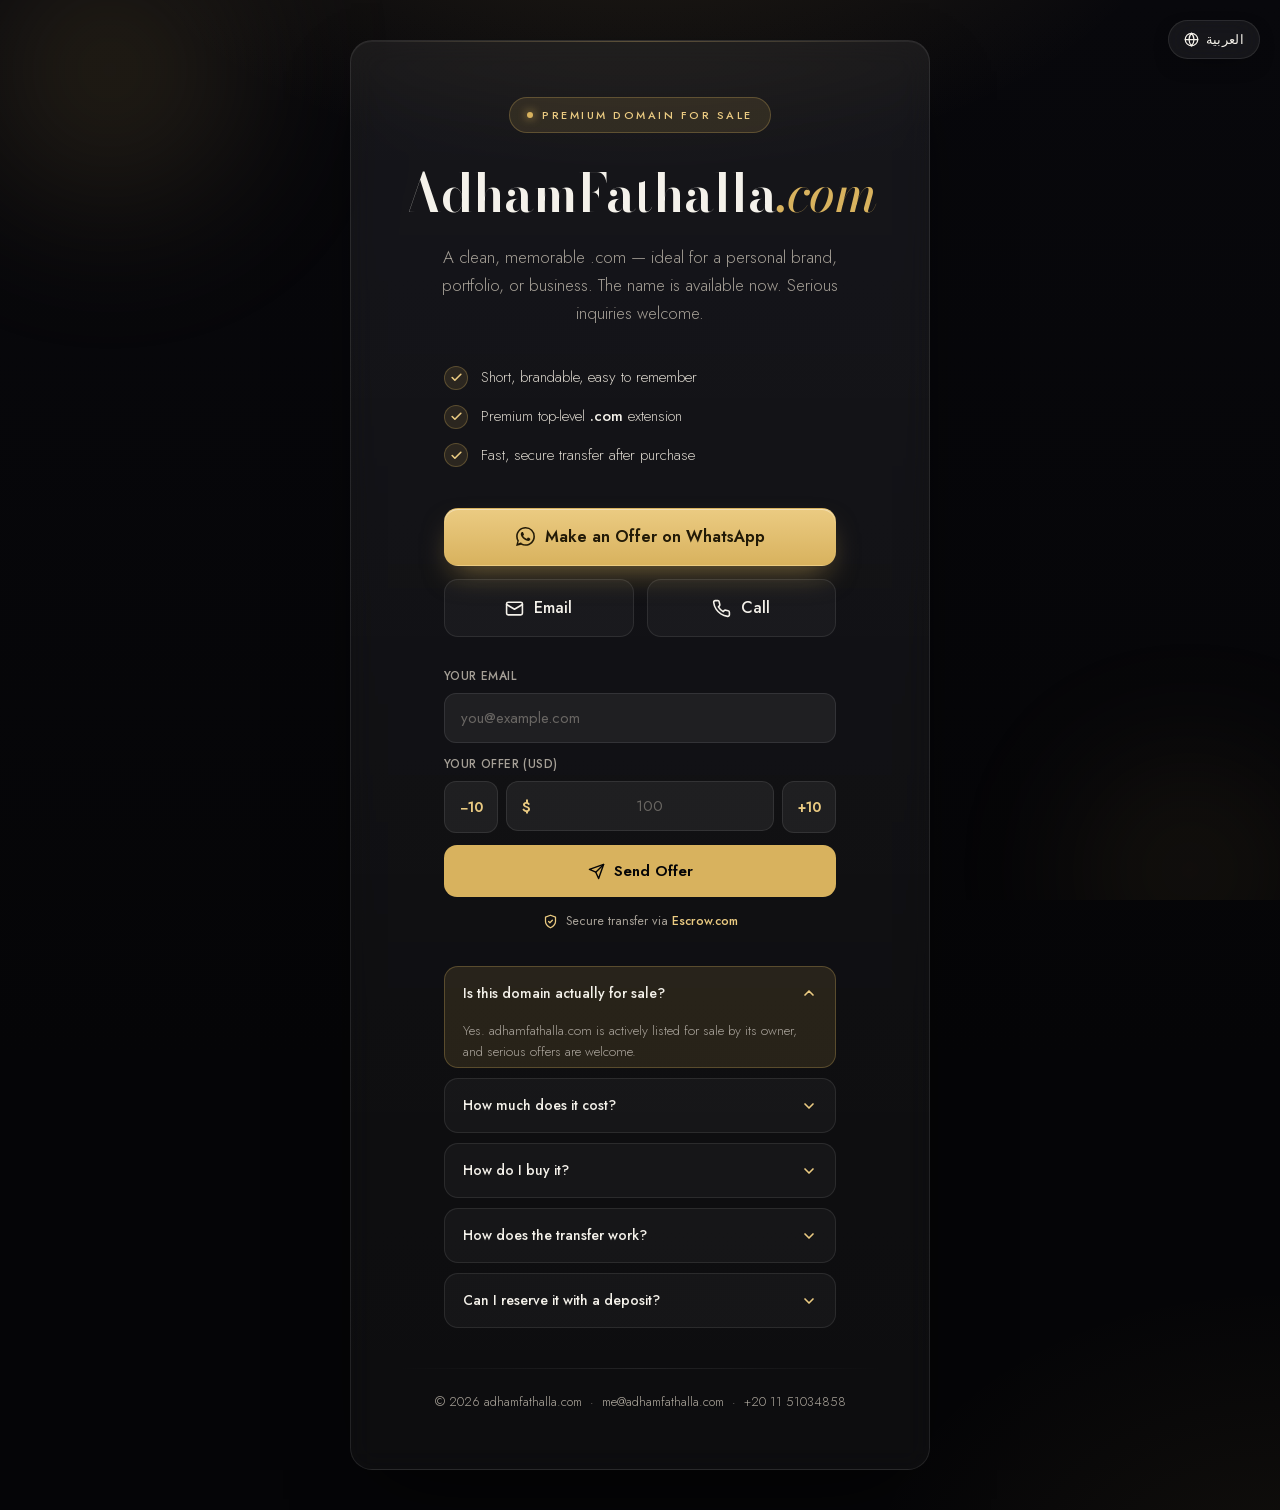
<file: index.html>
<!DOCTYPE html>
<html lang="en" dir="ltr">
<head>
<meta charset="UTF-8" />
<meta name="viewport" content="width=device-width, initial-scale=1.0" />
<title>adhamfathalla.com — Premium Domain For Sale</title>
<meta name="description" content="adhamfathalla.com — a premium, memorable .com domain available for purchase. Perfect for a personal brand or business. Make an offer today." />
<meta name="robots" content="index, follow, max-image-preview:large, max-snippet:-1, max-video-preview:-1" />
<meta name="author" content="adhamfathalla.com" />
<link rel="canonical" href="https://adhamfathalla.com/" />
<link rel="alternate" hreflang="en" href="https://adhamfathalla.com/" />
<link rel="alternate" hreflang="ar" href="https://adhamfathalla.com/" />
<link rel="alternate" hreflang="x-default" href="https://adhamfathalla.com/" />

<!-- Open Graph / social preview (WhatsApp, Facebook, LinkedIn, iMessage) -->
<meta property="og:site_name" content="adhamfathalla.com" />
<meta property="og:title" content="adhamfathalla.com — Premium Domain For Sale" />
<meta property="og:description" content="A clean, memorable .com for your personal brand or business. Make an offer today." />
<meta property="og:type" content="website" />
<meta property="og:url" content="https://adhamfathalla.com/" />
<meta property="og:image" content="https://adhamfathalla.com/og-image.png" />
<meta property="og:image:secure_url" content="https://adhamfathalla.com/og-image.png" />
<meta property="og:image:type" content="image/png" />
<meta property="og:image:width" content="1200" />
<meta property="og:image:height" content="630" />
<meta property="og:image:alt" content="adhamfathalla.com — premium domain for sale" />
<meta property="og:locale" content="en_US" />
<meta property="og:locale:alternate" content="ar_EG" />

<!-- Twitter / X card -->
<meta name="twitter:card" content="summary_large_image" />
<meta name="twitter:title" content="adhamfathalla.com — Premium Domain For Sale" />
<meta name="twitter:description" content="A clean, memorable .com for your personal brand or business. Make an offer today." />
<meta name="twitter:image" content="https://adhamfathalla.com/og-image.png" />
<meta name="twitter:image:alt" content="adhamfathalla.com — premium domain for sale" />
<meta name="twitter:site" content="@AdhamFathallaha" />
<meta name="twitter:creator" content="@AdhamFathallaha" />

<meta name="theme-color" content="#07070A" />
<meta name="color-scheme" content="dark" />

<!-- Structured data: domain offered for sale -->
<script type="application/ld+json">
{
  "@context": "https://schema.org",
  "@graph": [
    {
      "@type": "WebSite",
      "@id": "https://adhamfathalla.com/#website",
      "url": "https://adhamfathalla.com/",
      "name": "adhamfathalla.com",
      "description": "Premium .com domain for sale.",
      "inLanguage": ["en", "ar"]
    },
    {
      "@type": "Product",
      "@id": "https://adhamfathalla.com/#domain",
      "name": "adhamfathalla.com",
      "category": "Internet domain name",
      "description": "adhamfathalla.com — a clean, memorable, brandable premium .com domain available for purchase. Ideal for a personal brand, portfolio, or business. Secure transfer via Escrow.com.",
      "brand": { "@type": "Brand", "name": "adhamfathalla.com" },
      "url": "https://adhamfathalla.com/",
      "image": "https://adhamfathalla.com/og-image.png",
      "offers": {
        "@type": "Offer",
        "availability": "https://schema.org/InStock",
        "priceCurrency": "USD",
        "areaServed": "Worldwide",
        "url": "https://adhamfathalla.com/",
        "businessFunction": "http://purl.org/goodrelations/v1#Sell",
        "seller": {
          "@type": "Organization",
          "name": "adhamfathalla.com",
          "url": "https://adhamfathalla.com/",
          "logo": "https://adhamfathalla.com/favicon.svg",
          "email": "me@adhamfathalla.com",
          "telephone": "+201151034858",
          "sameAs": [
            "https://www.instagram.com/AdhamFathallahProperty",
            "https://www.facebook.com/AdhamFathallahProperty",
            "https://www.youtube.com/@AdhamFathallahProperty",
            "https://x.com/AdhamFathallaha"
          ]
        }
      }
    },
    {
      "@type": "FAQPage",
      "@id": "https://adhamfathalla.com/#faq",
      "url": "https://adhamfathalla.com/",
      "inLanguage": ["en", "ar"],
      "mainEntity": [
        {
          "@type": "Question",
          "name": "Is this domain actually for sale?",
          "acceptedAnswer": { "@type": "Answer", "text": "Yes. adhamfathalla.com is actively listed for sale by its owner, and serious offers are welcome." }
        },
        {
          "@type": "Question",
          "name": "How much does adhamfathalla.com cost?",
          "acceptedAnswer": { "@type": "Answer", "text": "The price is negotiable and depends on the offer. Reach out via WhatsApp, email, or phone to discuss and make an offer." }
        },
        {
          "@type": "Question",
          "name": "How do I buy adhamfathalla.com?",
          "acceptedAnswer": { "@type": "Answer", "text": "Contact the owner through WhatsApp, email, or phone to agree on a price. Once settled, the domain is transferred to you securely." }
        },
        {
          "@type": "Question",
          "name": "How does the domain transfer work?",
          "acceptedAnswer": { "@type": "Answer", "text": "The transfer can be handled securely through Escrow.com for buyer protection, or as a direct push to your registrar. Either way it's fast and secure, usually within a day." }
        },
        {
          "@type": "Question",
          "name": "Can I reserve the domain with a deposit?",
          "acceptedAnswer": { "@type": "Answer", "text": "Yes — from Egypt you can reserve the domain with an InstaPay booking deposit. The amount is credited toward the final price." }
        }
      ]
    }
  ]
}
</script>

<link rel="icon" type="image/svg+xml" href="/favicon.svg" />
<link rel="icon" type="image/png" sizes="32x32" href="/favicon-32x32.png" />
<link rel="apple-touch-icon" sizes="180x180" href="/apple-touch-icon.png" />
<link rel="mask-icon" href="/favicon.svg" color="#D8B25E" />
<link rel="manifest" href="/manifest.webmanifest" />

<link rel="dns-prefetch" href="https://api.country.is" />
<link rel="dns-prefetch" href="https://ipn.eg" />
<!-- Self-hosted fonts: no third-party requests, served & cached locally -->
<link rel="stylesheet" href="/fonts/fonts.css" media="print" onload="this.media='all'" />
<noscript><link rel="stylesheet" href="/fonts/fonts.css" /></noscript>

<style>
  :root {
    --bg-deep: #050507;
    --bg-base: #08080C;
    --surface: rgba(255, 255, 255, 0.035);
    --surface-2: rgba(255, 255, 255, 0.06);
    --fg: #F4F1EA;
    --fg-muted: #A6A097;
    --accent: #D8B25E;        /* refined gold */
    --accent-bright: #EBCB82;
    --accent-soft: rgba(216, 178, 94, 0.12);
    --accent-line: rgba(216, 178, 94, 0.28);
    --border: rgba(255, 255, 255, 0.09);
    --radius: 22px;
    --maxw: 580px;
    --ease: cubic-bezier(0.16, 1, 0.3, 1);
  }

  * { margin: 0; padding: 0; box-sizing: border-box; }
  html { scroll-behavior: smooth; -webkit-text-size-adjust: 100%; }

  body {
    font-family: "Jost", -apple-system, BlinkMacSystemFont, "Segoe UI", sans-serif;
    color: var(--fg);
    background-color: var(--bg-deep);
    background-image:
      radial-gradient(900px 520px at 50% -10%, rgba(216, 178, 94, 0.14), transparent 62%),
      radial-gradient(700px 500px at 100% 105%, rgba(216, 178, 94, 0.06), transparent 60%),
      linear-gradient(180deg, var(--bg-base), var(--bg-deep) 70%);
    min-height: 100dvh;
    display: flex;
    align-items: center;
    justify-content: center;
    padding: 40px 20px;
    line-height: 1.65;
    -webkit-font-smoothing: antialiased;
    text-rendering: optimizeLegibility;
    overflow-x: hidden;
  }

  /* Slow ambient gold glow */
  .ambient {
    position: fixed;
    inset: 0;
    z-index: 0;
    pointer-events: none;
    overflow: hidden;
  }
  .ambient span {
    position: absolute;
    border-radius: 50%;
    filter: blur(80px);
    opacity: 0.5;
    background: radial-gradient(circle, rgba(216, 178, 94, 0.42), transparent 70%);
    animation: drift 18s var(--ease) infinite alternate;
  }
  .ambient .b1 { width: 380px; height: 380px; top: -120px; left: -80px; }
  .ambient .b2 { width: 300px; height: 300px; bottom: -120px; right: -60px; animation-duration: 22s; animation-delay: -6s; opacity: 0.35; }
  @keyframes drift {
    from { transform: translate3d(0, 0, 0) scale(1); }
    to   { transform: translate3d(40px, 30px, 0) scale(1.15); }
  }

  .card {
    position: relative;
    z-index: 1;
    width: 100%;
    max-width: var(--maxw);
    background: linear-gradient(180deg, var(--surface-2), var(--surface));
    border: 1px solid var(--border);
    border-radius: var(--radius);
    padding: 56px 46px;
    backdrop-filter: blur(14px) saturate(120%);
    -webkit-backdrop-filter: blur(14px) saturate(120%);
    box-shadow:
      inset 0 1px 0 rgba(255, 255, 255, 0.06),
      0 30px 80px -30px rgba(0, 0, 0, 0.8);
    text-align: center;
    animation: rise 0.7s var(--ease) both;
  }
  /* gold hairline top edge */
  .card::before {
    content: "";
    position: absolute;
    top: 0; left: 24px; right: 24px;
    height: 1px;
    background: linear-gradient(90deg, transparent, var(--accent-line), transparent);
  }

  @keyframes rise {
    from { opacity: 0; transform: translateY(22px); }
    to   { opacity: 1; transform: translateY(0); }
  }

  .eyebrow {
    display: inline-flex;
    align-items: center;
    gap: 9px;
    font-size: 11px;
    font-weight: 500;
    letter-spacing: 2.5px;
    text-transform: uppercase;
    color: var(--accent-bright);
    background: var(--accent-soft);
    border: 1px solid var(--accent-line);
    padding: 8px 17px;
    border-radius: 999px;
    margin-bottom: 32px;
  }
  .eyebrow .dot {
    width: 6px; height: 6px; border-radius: 50%;
    background: var(--accent);
    box-shadow: 0 0 10px var(--accent);
    animation: pulse 2.4s ease-in-out infinite;
  }
  @keyframes pulse {
    0%, 100% { opacity: 1; }
    50% { opacity: 0.35; }
  }

  .domain {
    font-family: "Bodoni Moda", Georgia, serif;
    font-weight: 600;
    font-size: clamp(30px, 7.4vw, 52px);
    line-height: 1.08;
    letter-spacing: -0.5px;
    color: var(--fg);
    margin-bottom: 22px;
  }
  /* keep the name and ".com" each intact; only break between them */
  .domain .name, .domain .tld { white-space: nowrap; }
  .domain .tld { color: var(--accent); font-style: italic; font-weight: 500; }

  .lead {
    color: var(--fg-muted);
    font-size: clamp(15px, 2.6vw, 17px);
    font-weight: 300;
    max-width: 430px;
    margin: 0 auto 38px;
  }

  .benefits {
    list-style: none;
    display: grid;
    gap: 14px;
    text-align: left;
    max-width: 392px;
    margin: 0 auto 40px;
  }
  .benefits li {
    display: flex;
    align-items: center;
    gap: 13px;
    font-size: 15px;
    font-weight: 300;
    color: #D9D4CB;
  }
  .benefits strong { font-weight: 500; color: var(--fg); }
  .benefits .check {
    flex-shrink: 0;
    width: 24px; height: 24px;
    border-radius: 50%;
    background: var(--accent-soft);
    border: 1px solid var(--accent-line);
    color: var(--accent-bright);
    display: grid;
    place-items: center;
  }
  .benefits .check svg { width: 13px; height: 13px; }

  .actions {
    display: flex;
    flex-direction: column;
    gap: 13px;
    max-width: 392px;
    margin: 0 auto;
  }

  .btn {
    display: flex;
    align-items: center;
    justify-content: center;
    gap: 10px;
    min-height: 54px;
    padding: 15px 22px;
    border-radius: 14px;
    font-family: inherit;
    font-size: 16px;
    font-weight: 500;
    text-decoration: none;
    cursor: pointer;
    border: 1px solid transparent;
    transition: transform .25s var(--ease), box-shadow .25s var(--ease), background-color .25s var(--ease), border-color .25s var(--ease), color .25s var(--ease);
  }
  .btn svg { width: 19px; height: 19px; flex-shrink: 0; }
  .btn:hover { transform: translateY(-2px); }
  .btn:active { transform: translateY(0); }
  .btn:focus-visible { outline: 3px solid var(--accent); outline-offset: 3px; }

  .btn-primary {
    background: linear-gradient(180deg, var(--accent-bright), var(--accent));
    color: #221A07;
    font-weight: 600;
    box-shadow: 0 14px 30px -10px rgba(216, 178, 94, 0.5), inset 0 1px 0 rgba(255, 255, 255, 0.4);
  }
  .btn-primary:hover {
    box-shadow: 0 20px 44px -12px rgba(216, 178, 94, 0.65), inset 0 1px 0 rgba(255, 255, 255, 0.5);
  }

  .secondary-row {
    display: grid;
    grid-template-columns: 1fr 1fr;
    gap: 13px;
  }
  .btn-ghost {
    background: var(--surface);
    color: var(--fg);
    border-color: var(--border);
  }
  .btn-ghost:hover { border-color: var(--accent-line); color: var(--accent-bright); background: var(--accent-soft); }

  /* FAQ — accordion of native <details>, matches card aesthetic */
  .faq {
    margin: 34px auto 0;
    max-width: 392px;
    display: grid;
    gap: 10px;
    text-align: left;
  }
  .faq-item {
    border: 1px solid var(--border);
    border-radius: 14px;
    background: var(--surface);
    overflow: hidden;
    transition: border-color .25s var(--ease), background .25s var(--ease);
  }
  .faq-item[open] { border-color: var(--accent-line); background: var(--accent-soft); }
  .faq-item summary {
    list-style: none;
    cursor: pointer;
    display: flex;
    align-items: center;
    justify-content: space-between;
    gap: 12px;
    padding: 15px 18px;
    font-size: 14px;
    font-weight: 500;
    color: var(--fg);
    transition: color .2s ease;
  }
  .faq-item summary::-webkit-details-marker { display: none; }
  .faq-item summary:hover { color: var(--accent-bright); }
  .faq-item summary:focus-visible { outline: 3px solid var(--accent); outline-offset: -3px; }
  .faq-item .chev {
    flex-shrink: 0;
    width: 16px; height: 16px;
    color: var(--accent-bright);
    transition: transform .3s var(--ease);
  }
  .faq-item[open] .chev { transform: rotate(180deg); }
  .faq-item .answer {
    padding: 0 18px 4px;
    font-size: 13.5px;
    font-weight: 300;
    line-height: 1.6;
    color: var(--fg-muted);
  }
  .faq-item .answer a { color: var(--accent-bright); text-decoration: none; }

  /* Make-an-offer form (Web3Forms) */
  .offer {
    margin: 30px auto 0;
    max-width: 392px;
    text-align: left;
  }
  .offer-form {
    display: grid;
    gap: 12px;
  }
  .offer-form .field { display: grid; gap: 6px; }
  .offer-form label {
    font-size: 12px;
    font-weight: 500;
    letter-spacing: 0.4px;
    text-transform: uppercase;
    color: var(--fg-muted);
  }
  .offer-form input {
    width: 100%;
    min-height: 50px;
    padding: 13px 16px;
    border-radius: 12px;
    border: 1px solid var(--border);
    background: var(--surface-2);
    color: var(--fg);
    font-family: inherit;
    font-size: 15px;
    font-weight: 400;
    transition: border-color .2s ease, background .2s ease;
  }
  .offer-form input::placeholder { color: rgba(166, 160, 151, 0.55); }
  .offer-form input:focus {
    outline: none;
    border-color: var(--accent);
    background: var(--accent-soft);
  }
  .offer-form input:invalid:not(:placeholder-shown) { border-color: rgba(255, 120, 120, 0.5); }
  .offer-form .amount-wrap {
    display: flex;
    align-items: stretch;
    gap: 8px;
  }
  .offer-form .step-btn {
    flex-shrink: 0;
    width: 54px;
    border-radius: 12px;
    border: 1px solid var(--border);
    background: var(--surface-2);
    color: var(--accent-bright);
    font-family: inherit;
    font-size: 14px;
    font-weight: 600;
    cursor: pointer;
    transition: border-color .2s ease, background .2s ease, transform .15s var(--ease);
  }
  .offer-form .step-btn:hover { border-color: var(--accent-line); background: var(--accent-soft); }
  .offer-form .step-btn:active { transform: scale(0.93); }
  .offer-form .step-btn:focus-visible { outline: 3px solid var(--accent); outline-offset: 2px; }
  .offer-form .amount-input-box { position: relative; flex: 1; }
  .offer-form .amount-input-box .currency {
    position: absolute;
    left: 16px;
    top: 50%;
    transform: translateY(-50%);
    color: var(--accent-bright);
    font-weight: 600;
    font-size: 15px;
    pointer-events: none;
  }
  html[dir="rtl"] .offer-form .amount-input-box .currency { left: auto; right: 16px; }
  .offer-form .amount-input-box input { padding-left: 34px; text-align: center; }
  html[dir="rtl"] .offer-form .amount-input-box input { padding-left: 16px; padding-right: 34px; }
  /* hide native number spinners — we have our own steppers */
  .offer-form input[type="number"]::-webkit-outer-spin-button,
  .offer-form input[type="number"]::-webkit-inner-spin-button { -webkit-appearance: none; margin: 0; }
  .offer-form input[type="number"] { -moz-appearance: textfield; appearance: textfield; }
  .offer-form button {
    display: flex;
    align-items: center;
    justify-content: center;
    gap: 9px;
    min-height: 52px;
    border-radius: 13px;
    border: 1px solid var(--accent-line);
    background: var(--accent);
    color: var(--bg-deep);
    font-family: inherit;
    font-size: 15px;
    font-weight: 600;
    cursor: pointer;
    transition: transform .25s var(--ease), box-shadow .25s var(--ease), background .25s ease, opacity .2s ease;
  }
  .offer-form button:hover { transform: translateY(-2px); background: var(--accent-bright); box-shadow: 0 16px 36px -16px rgba(216, 178, 94, 0.55); }
  .offer-form button:focus-visible { outline: 3px solid var(--accent); outline-offset: 3px; }
  .offer-form button:disabled { opacity: 0.6; cursor: progress; transform: none; }
  .offer-form button svg { width: 17px; height: 17px; }
  .offer-status {
    font-size: 13.5px;
    font-weight: 400;
    text-align: center;
    padding: 2px 0;
    transition: opacity .2s ease;
  }
  .offer-status.is-success { color: var(--accent-bright); }
  .offer-status.is-error { color: #ff9a9a; }
  .offer-status[hidden] { display: none; }
  /* honeypot field hidden from humans, visible to bots */
  .offer-form .bottrap { position: absolute !important; left: -9999px !important; width: 1px; height: 1px; opacity: 0; }

  /* Trust line — escrow reassurance under the offer form */
  .trust {
    margin: 14px auto 0;
    max-width: 392px;
    display: flex;
    align-items: center;
    justify-content: center;
    gap: 8px;
    font-size: 12.5px;
    font-weight: 400;
    color: var(--fg-muted);
  }
  .trust svg { width: 15px; height: 15px; color: var(--accent-bright); flex-shrink: 0; }
  .trust b { color: var(--accent-bright); font-weight: 500; }

  /* Booking deposit — Egypt-only; hidden until revealed by the geo check */
  .deposit {
    margin: 30px auto 0;
    max-width: 392px;
    padding: 24px;
    border: 1px solid var(--border);
    border-radius: 16px;
    background: var(--surface);
    display: none;
    gap: 18px;
  }
  .deposit.is-visible {
    display: grid;
    animation: reveal-deposit 0.5s var(--ease) both;
  }
  @keyframes reveal-deposit {
    from { opacity: 0; transform: translateY(12px); }
    to   { opacity: 1; transform: translateY(0); }
  }
  @media (prefers-reduced-motion: reduce) {
    .deposit.is-visible { animation: none; }
  }
  .deposit-head { display: grid; gap: 6px; }
  .deposit-title {
    display: inline-flex;
    align-items: center;
    justify-content: center;
    gap: 8px;
    font-size: 15px;
    font-weight: 500;
    color: var(--fg);
  }
  .deposit-title svg { width: 16px; height: 16px; color: var(--accent-bright); }
  .deposit-sub {
    font-size: 13px;
    font-weight: 300;
    color: var(--fg-muted);
    line-height: 1.55;
  }
  .btn-pay {
    width: 100%;
    background: var(--surface-2);
    border-color: var(--accent-line);
    color: var(--accent-bright);
  }
  .btn-pay:hover { background: var(--accent-soft); border-color: var(--accent); }

  .qr {
    display: grid;
    justify-items: center;
    gap: 10px;
  }
  .qr a {
    display: block;
    border-radius: 14px;
    transition: transform .25s var(--ease), box-shadow .25s var(--ease);
  }
  .qr a:hover { transform: translateY(-2px); box-shadow: 0 16px 34px -16px rgba(216, 178, 94, 0.5); }
  .qr a:focus-visible { outline: 3px solid var(--accent); outline-offset: 3px; }
  .qr img {
    display: block;
    width: 220px;
    height: auto;
    border-radius: 14px;
    background: #fff;
    padding: 12px;
    border: 1px solid var(--border);
  }
  .qr-cap { font-size: 12px; font-weight: 300; color: var(--fg-muted); }

  .divider {
    height: 1px;
    background: linear-gradient(90deg, transparent, var(--border), transparent);
    border: 0;
    margin: 40px 0 22px;
  }

  .footer {
    color: var(--fg-muted);
    font-size: 13px;
    font-weight: 300;
  }
  .footer a { color: inherit; text-decoration: none; transition: color .2s ease; }
  .footer a:hover { color: var(--accent-bright); }

  .lang-toggle {
    position: fixed;
    top: 20px;
    inset-inline-end: 20px;
    z-index: 5;
    display: inline-flex;
    align-items: center;
    gap: 7px;
    padding: 9px 15px;
    border-radius: 999px;
    border: 1px solid var(--border);
    background: var(--surface-2);
    backdrop-filter: blur(14px) saturate(120%);
    -webkit-backdrop-filter: blur(14px) saturate(120%);
    color: var(--fg);
    font-family: inherit;
    font-size: 13px;
    font-weight: 500;
    letter-spacing: 0.3px;
    cursor: pointer;
    box-shadow: 0 8px 24px -12px rgba(0, 0, 0, 0.6);
    transition: transform .25s var(--ease), border-color .25s var(--ease), color .25s var(--ease);
  }
  .lang-toggle:hover { transform: translateY(-1px); border-color: var(--accent-line); color: var(--accent-bright); }
  .lang-toggle:focus-visible { outline: 3px solid var(--accent); outline-offset: 2px; }
  .lang-toggle svg { width: 15px; height: 15px; }

  /* Arabic / RTL adjustments */
  html[lang="ar"] body,
  html[lang="ar"] .btn,
  html[lang="ar"] .lang-toggle { font-family: "Tajawal", -apple-system, "Segoe UI", Tahoma, sans-serif; }
  html[lang="ar"] .eyebrow { letter-spacing: 0; font-weight: 500; }
  html[lang="ar"] .lead,
  html[lang="ar"] .benefits li { font-weight: 400; }
  html[dir="rtl"] .benefits { text-align: right; }

  @media (max-width: 420px) {
    .card { padding: 42px 24px; }
    .secondary-row { grid-template-columns: 1fr; }
  }

  /* Visually hidden, available to screen readers & crawlers */
  .sr-only {
    position: absolute; width: 1px; height: 1px; padding: 0; margin: -1px;
    overflow: hidden; clip: rect(0, 0, 0, 0); white-space: nowrap; border: 0;
  }

  @media (prefers-reduced-motion: reduce) {
    *, .card, .ambient span, .eyebrow .dot { animation: none !important; transition: none !important; }
    html { scroll-behavior: auto; }
  }
</style>
</head>
<body>
  <div class="ambient" aria-hidden="true"><span class="b1"></span><span class="b2"></span></div>

  <button type="button" class="lang-toggle" id="langToggle" aria-label="Switch language">
    <svg viewBox="0 0 24 24" fill="none" stroke="currentColor" stroke-width="2" stroke-linecap="round" stroke-linejoin="round" aria-hidden="true"><circle cx="12" cy="12" r="10"/><path d="M2 12h20"/><path d="M12 2a15.3 15.3 0 0 1 4 10 15.3 15.3 0 0 1-4 10 15.3 15.3 0 0 1-4-10 15.3 15.3 0 0 1 4-10z"/></svg>
    <span id="langLabel">العربية</span>
  </button>

  <main class="card">
    <span class="eyebrow"><span class="dot"></span> <span data-i18n="eyebrow">Premium Domain For Sale</span></span>

    <h1 class="domain"><span class="name">AdhamFathalla</span><span class="tld">.com</span></h1>

    <p class="lead" data-i18n="lead">
      A clean, memorable .com — ideal for a personal brand, portfolio, or business.
      The name is available now. Serious inquiries welcome.
    </p>

    <h2 class="sr-only">Why this domain</h2>
    <ul class="benefits">
      <li>
        <span class="check" aria-hidden="true"><svg viewBox="0 0 24 24" fill="none" stroke="currentColor" stroke-width="3" stroke-linecap="round" stroke-linejoin="round"><path d="M20 6 9 17l-5-5"/></svg></span>
        <span data-i18n="benefit1">Short, brandable, easy to remember</span>
      </li>
      <li>
        <span class="check" aria-hidden="true"><svg viewBox="0 0 24 24" fill="none" stroke="currentColor" stroke-width="3" stroke-linecap="round" stroke-linejoin="round"><path d="M20 6 9 17l-5-5"/></svg></span>
        <span data-i18n="benefit2" data-i18n-html>Premium top-level <strong>.com</strong> extension</span>
      </li>
      <li>
        <span class="check" aria-hidden="true"><svg viewBox="0 0 24 24" fill="none" stroke="currentColor" stroke-width="3" stroke-linecap="round" stroke-linejoin="round"><path d="M20 6 9 17l-5-5"/></svg></span>
        <span data-i18n="benefit3">Fast, secure transfer after purchase</span>
      </li>
    </ul>

    <section class="actions">
      <a class="btn btn-primary"
         href="https://wa.me/201151034858?text=Hi%2C%20I'm%20interested%20in%20buying%20adhamfathalla.com"
         target="_blank" rel="noopener"
         aria-label="Make an Offer on WhatsApp">
        <svg viewBox="0 0 24 24" fill="currentColor" aria-hidden="true"><path d="M.057 24l1.687-6.163a11.867 11.867 0 01-1.587-5.946C.16 5.335 5.495 0 12.05 0a11.82 11.82 0 018.413 3.488 11.824 11.824 0 013.48 8.414c-.003 6.557-5.338 11.892-11.893 11.892a11.9 11.9 0 01-5.688-1.448L.057 24zm6.597-3.807c1.676.995 3.276 1.591 5.392 1.592 5.448 0 9.886-4.434 9.889-9.885.002-5.462-4.415-9.89-9.881-9.892-5.452 0-9.887 4.434-9.889 9.884a9.86 9.86 0 001.51 5.26l-.999 3.648 3.978-1.607zm11.387-5.464c-.074-.124-.272-.198-.57-.347-.297-.149-1.758-.868-2.031-.967-.272-.099-.47-.149-.669.149-.198.297-.768.967-.941 1.165-.173.198-.347.223-.644.074-.297-.149-1.255-.462-2.39-1.475-.883-.788-1.48-1.761-1.653-2.059-.173-.297-.018-.458.13-.606.134-.133.297-.347.446-.521.151-.172.2-.296.3-.495.099-.198.05-.372-.025-.521-.075-.148-.669-1.611-.916-2.206-.242-.579-.487-.5-.669-.51l-.57-.01c-.198 0-.52.074-.792.372-.272.297-1.04 1.016-1.04 2.479 0 1.462 1.065 2.875 1.213 3.074.149.198 2.096 3.2 5.077 4.487.709.306 1.262.489 1.694.625.712.227 1.36.195 1.872.118.571-.085 1.758-.719 2.006-1.413.248-.694.248-1.289.173-1.413z"/></svg>
        <span data-i18n="ctaWhatsapp">Make an Offer on WhatsApp</span>
      </a>

      <div class="secondary-row">
        <a class="btn btn-ghost"
           href="mailto:me@adhamfathalla.com?subject=Offer%20for%20adhamfathalla.com&body=Hi%2C%20I'm%20interested%20in%20purchasing%20adhamfathalla.com."
           aria-label="Email me@adhamfathalla.com about the domain">
          <svg viewBox="0 0 24 24" fill="none" stroke="currentColor" stroke-width="2" stroke-linecap="round" stroke-linejoin="round" aria-hidden="true"><rect x="2" y="4" width="20" height="16" rx="2"/><path d="m22 7-10 6L2 7"/></svg>
          <span data-i18n="email">Email</span>
        </a>
        <a class="btn btn-ghost"
           href="tel:+201151034858"
           aria-label="Call +20 11 51034858">
          <svg viewBox="0 0 24 24" fill="none" stroke="currentColor" stroke-width="2" stroke-linecap="round" stroke-linejoin="round" aria-hidden="true"><path d="M22 16.92v3a2 2 0 0 1-2.18 2 19.79 19.79 0 0 1-8.63-3.07 19.5 19.5 0 0 1-6-6 19.79 19.79 0 0 1-3.07-8.67A2 2 0 0 1 4.11 2h3a2 2 0 0 1 2 1.72c.13.96.36 1.9.7 2.81a2 2 0 0 1-.45 2.11L8.09 9.91a16 16 0 0 0 6 6l1.27-1.27a2 2 0 0 1 2.11-.45c.91.34 1.85.57 2.81.7A2 2 0 0 1 22 16.92z"/></svg>
          <span data-i18n="call">Call</span>
        </a>
      </div>
    </section>

    <section class="offer" aria-label="Make an offer">
      <form class="offer-form" id="offerForm" novalidate>
        <!-- Web3Forms access key — submissions are forwarded to me@adhamfathalla.com -->
        <input type="hidden" name="access_key" value="17a41257-fb8a-4e7e-8dc0-169245eebe17" />
        <input type="hidden" name="subject" value="New offer for adhamfathalla.com" />
        <input type="hidden" name="from_name" value="adhamfathalla.com" />
        <input type="checkbox" name="botcheck" class="bottrap" tabindex="-1" autocomplete="off" aria-hidden="true" />
        <div class="field">
          <label for="offerEmail" data-i18n="offerEmailLabel">Your email</label>
          <input type="email" id="offerEmail" name="email" placeholder="you@example.com" required autocomplete="email" inputmode="email" />
        </div>
        <div class="field">
          <label for="offerAmount" data-i18n="offerAmountLabel">Your offer (USD)</label>
          <div class="amount-wrap">
            <button type="button" class="step-btn" data-step="-10" aria-label="Decrease offer by 10">−10</button>
            <div class="amount-input-box">
              <span class="currency" aria-hidden="true">$</span>
              <input type="number" id="offerAmount" name="amount" min="10" step="10" placeholder="100" required inputmode="numeric" />
            </div>
            <button type="button" class="step-btn" data-step="10" aria-label="Increase offer by 10">+10</button>
          </div>
        </div>
        <button type="submit" id="offerBtn">
          <svg viewBox="0 0 24 24" fill="none" stroke="currentColor" stroke-width="2" stroke-linecap="round" stroke-linejoin="round" aria-hidden="true"><path d="M22 2 11 13"/><path d="M22 2l-7 20-4-9-9-4 20-7z"/></svg>
          <span data-i18n="offerBtn">Send Offer</span>
        </button>
        <p class="offer-status" id="offerStatus" role="status" aria-live="polite" hidden></p>
      </form>

      <p class="trust">
        <svg viewBox="0 0 24 24" fill="none" stroke="currentColor" stroke-width="2" stroke-linecap="round" stroke-linejoin="round" aria-hidden="true"><path d="M12 22s8-4 8-10V5l-8-3-8 3v7c0 6 8 10 8 10z"/><path d="m9 12 2 2 4-4"/></svg>
        <span data-i18n="trustEscrow" data-i18n-html>Secure transfer via <b>Escrow.com</b></span>
      </p>
    </section>

    <section class="deposit">
      <div class="deposit-head">
        <span class="deposit-title">
          <svg viewBox="0 0 24 24" fill="none" stroke="currentColor" stroke-width="2" stroke-linecap="round" stroke-linejoin="round" aria-hidden="true"><rect x="2" y="5" width="20" height="14" rx="2"/><path d="M2 10h20"/></svg>
          <span data-i18n="depositTitle">Serious? Reserve it with a deposit</span>
        </span>
        <span class="deposit-sub" data-i18n="depositSub">Secure the domain by sending a booking deposit via InstaPay. The amount is credited toward the final price.</span>
      </div>

      <a class="btn btn-pay"
         href="https://ipn.eg/S/bnsaed/instapay/0egIqK"
         target="_blank" rel="noopener"
         aria-label="Pay a booking deposit via InstaPay">
        <svg viewBox="0 0 24 24" fill="none" stroke="currentColor" stroke-width="2" stroke-linecap="round" stroke-linejoin="round" aria-hidden="true"><rect x="2" y="5" width="20" height="14" rx="2"/><path d="M2 10h20"/><path d="M6 15h4"/></svg>
        <span data-i18n="payCta">Pay a Booking Deposit</span>
      </a>

      <div class="qr">
        <a href="https://ipn.eg/S/bnsaed/instapay/0egIqK"
           target="_blank" rel="noopener"
           aria-label="Open InstaPay to pay a booking deposit for adhamfathalla.com">
          <picture>
            <source srcset="instapay.webp" type="image/webp" />
            <img src="instapay.webp" alt="InstaPay QR code to pay a booking deposit for adhamfathalla.com" width="600" height="592" loading="lazy" decoding="async" />
          </picture>
        </a>
        <span class="qr-cap" data-i18n="qrCap">Or scan with any banking app</span>
      </div>
    </section>

    <section class="faq" aria-label="Frequently asked questions">
      <details class="faq-item" open>
        <summary>
          <span data-i18n="faqQ1">Is this domain actually for sale?</span>
          <svg class="chev" viewBox="0 0 24 24" fill="none" stroke="currentColor" stroke-width="2.5" stroke-linecap="round" stroke-linejoin="round" aria-hidden="true"><path d="M6 9l6 6 6-6"/></svg>
        </summary>
        <p class="answer" data-i18n="faqA1">Yes. adhamfathalla.com is actively listed for sale by its owner, and serious offers are welcome.</p>
      </details>
      <details class="faq-item">
        <summary>
          <span data-i18n="faqQ2">How much does it cost?</span>
          <svg class="chev" viewBox="0 0 24 24" fill="none" stroke="currentColor" stroke-width="2.5" stroke-linecap="round" stroke-linejoin="round" aria-hidden="true"><path d="M6 9l6 6 6-6"/></svg>
        </summary>
        <p class="answer" data-i18n="faqA2">The price is negotiable and depends on the offer. Reach out via WhatsApp, email, or phone to discuss and make an offer.</p>
      </details>
      <details class="faq-item">
        <summary>
          <span data-i18n="faqQ3">How do I buy it?</span>
          <svg class="chev" viewBox="0 0 24 24" fill="none" stroke="currentColor" stroke-width="2.5" stroke-linecap="round" stroke-linejoin="round" aria-hidden="true"><path d="M6 9l6 6 6-6"/></svg>
        </summary>
        <p class="answer" data-i18n="faqA3">Contact the owner through WhatsApp, email, or phone to agree on a price. Once settled, the domain is transferred to you securely.</p>
      </details>
      <details class="faq-item">
        <summary>
          <span data-i18n="faqQ4">How does the transfer work?</span>
          <svg class="chev" viewBox="0 0 24 24" fill="none" stroke="currentColor" stroke-width="2.5" stroke-linecap="round" stroke-linejoin="round" aria-hidden="true"><path d="M6 9l6 6 6-6"/></svg>
        </summary>
        <p class="answer" data-i18n="faqA4">After payment, the domain is pushed to your account at your registrar of choice. The transfer is fast and secure, usually within a day.</p>
      </details>
      <details class="faq-item">
        <summary>
          <span data-i18n="faqQ5">Can I reserve it with a deposit?</span>
          <svg class="chev" viewBox="0 0 24 24" fill="none" stroke="currentColor" stroke-width="2.5" stroke-linecap="round" stroke-linejoin="round" aria-hidden="true"><path d="M6 9l6 6 6-6"/></svg>
        </summary>
        <p class="answer" data-i18n="faqA5">Yes — from Egypt you can reserve the domain with an InstaPay booking deposit. The amount is credited toward the final price.</p>
      </details>
    </section>

    <hr class="divider" />

    <footer class="footer" dir="ltr">
      &copy; <span id="year"></span> adhamfathalla.com &nbsp;·&nbsp; <a href="mailto:me@adhamfathalla.com">me@adhamfathalla.com</a> &nbsp;·&nbsp; <a href="tel:+201151034858">+20 11 51034858</a>
    </footer>
  </main>

  <script>
    document.getElementById("year").textContent = new Date().getFullYear();

    const translations = {
      en: {
        eyebrow: "Premium Domain For Sale",
        lead: "A clean, memorable .com — ideal for a personal brand, portfolio, or business. The name is available now. Serious inquiries welcome.",
        metaDescription: "adhamfathalla.com — a premium, memorable .com domain available for purchase. Perfect for a personal brand or business. Make an offer today.",
        benefit1: "Short, brandable, easy to remember",
        benefit2: "Premium top-level <strong>.com</strong> extension",
        benefit3: "Fast, secure transfer after purchase",
        ctaWhatsapp: "Make an Offer on WhatsApp",
        offerEmailLabel: "Your email",
        offerAmountLabel: "Your offer (USD)",
        offerBtn: "Send Offer",
        trustEscrow: "Secure transfer via <b>Escrow.com</b>",
        email: "Email",
        call: "Call",
        depositTitle: "Serious? Reserve it with a deposit",
        depositSub: "Secure the domain by sending a booking deposit via InstaPay. The amount is credited toward the final price.",
        payCta: "Pay a Booking Deposit",
        qrCap: "Or scan with any banking app",
        faqQ1: "Is this domain actually for sale?",
        faqA1: "Yes. adhamfathalla.com is actively listed for sale by its owner, and serious offers are welcome.",
        faqQ2: "How much does it cost?",
        faqA2: "The price is negotiable and depends on the offer. Reach out via WhatsApp, email, or phone to discuss and make an offer.",
        faqQ3: "How do I buy it?",
        faqA3: "Contact the owner through WhatsApp, email, or phone to agree on a price. Once settled, the domain is transferred to you securely.",
        faqQ4: "How does the transfer work?",
        faqA4: "The transfer can be handled securely through Escrow.com for buyer protection, or as a direct push to your registrar. Either way it's fast and secure, usually within a day.",
        faqQ5: "Can I reserve it with a deposit?",
        faqA5: "Yes — from Egypt you can reserve the domain with an InstaPay booking deposit. The amount is credited toward the final price.",
        switchLabel: "العربية",
        pageTitle: "adhamfathalla.com — Premium Domain For Sale"
      },
      ar: {
        eyebrow: "نطاق مميز للبيع",
        lead: "نطاق .com نظيف وسهل التذكر — مثالي لعلامتك الشخصية أو معرض أعمالك أو نشاطك التجاري. الاسم متاح الآن. نرحب بالعروض الجادة.",
        metaDescription: "adhamfathalla.com — نطاق .com مميز وسهل التذكر متاح للبيع. مثالي لعلامتك الشخصية أو نشاطك التجاري. قدّم عرضك اليوم.",
        benefit1: "قصير وسهل التذكر وقابل للعلامة التجارية",
        benefit2: "امتداد <strong>.com</strong> المميز من المستوى الأعلى",
        benefit3: "نقل سريع وآمن بعد الشراء",
        ctaWhatsapp: "قدّم عرضك عبر واتساب",
        offerEmailLabel: "بريدك الإلكتروني",
        offerAmountLabel: "عرضك (بالدولار)",
        offerBtn: "أرسل العرض",
        trustEscrow: "نقل آمن عبر <b>Escrow.com</b>",
        email: "البريد الإلكتروني",
        call: "اتصل",
        depositTitle: "مهتم بجدية؟ احجزه بعربون",
        depositSub: "احجز النطاق بإرسال عربون حجز عبر إنستاباي. يُخصم المبلغ من السعر النهائي.",
        payCta: "ادفع عربون الحجز",
        qrCap: "أو امسح الرمز بأي تطبيق بنكي",
        faqQ1: "هل هذا النطاق معروض للبيع فعلاً؟",
        faqA1: "نعم. نطاق adhamfathalla.com معروض للبيع من مالكه الحالي، ونرحب بالعروض الجادة.",
        faqQ2: "كم تكلفته؟",
        faqA2: "السعر قابل للتفاوض ويعتمد على العرض. تواصل عبر واتساب أو البريد الإلكتروني أو الهاتف للنقاش وتقديم عرضك.",
        faqQ3: "كيف أشتريه؟",
        faqA3: "تواصل مع المالك عبر واتساب أو البريد الإلكتروني أو الهاتف للاتفاق على السعر. بعد ذلك يُنقل النطاق إليك بشكل آمن.",
        faqQ4: "كيف تتم عملية النقل؟",
        faqA4: "يمكن إتمام النقل بشكل آمن عبر Escrow.com لحماية المشتري، أو كدفعة مباشرة إلى جهة التسجيل لديك. في كلتا الحالتين يكون النقل سريعاً وآمناً، عادةً خلال يوم واحد.",
        faqQ5: "هل يمكنني حجزه بعربون؟",
        faqA5: "نعم — من داخل مصر يمكنك حجز النطاق بعربون حجز عبر إنستاباي. يُخصم المبلغ من السعر النهائي.",
        switchLabel: "English",
        pageTitle: "adhamfathalla.com — نطاق مميز للبيع"
      }
    };

    function applyLang(lang) {
      const t = translations[lang] || translations.en;
      const html = document.documentElement;
      html.setAttribute("lang", lang);
      html.setAttribute("dir", lang === "ar" ? "rtl" : "ltr");

      document.querySelectorAll("[data-i18n]").forEach(el => {
        const value = t[el.getAttribute("data-i18n")];
        if (value === undefined) return;
        if (el.hasAttribute("data-i18n-html")) el.innerHTML = value;
        else el.textContent = value;
      });

      document.title = t.pageTitle;
      // Keep social-scraped meta consistent with the active language (client-side only).
      const desc = t.metaDescription;
      if (desc) {
        document.querySelector('meta[name="description"]')?.setAttribute("content", desc);
        document.querySelector('meta[property="og:description"]')?.setAttribute("content", desc);
        document.querySelector('meta[name="twitter:description"]')?.setAttribute("content", desc);
      }
      document.getElementById("langLabel").textContent = t.switchLabel;
      try { localStorage.setItem("lang", lang); } catch (e) {}
    }

    let savedLang = "en";
    try { savedLang = localStorage.getItem("lang") || "en"; } catch (e) {}
    applyLang(savedLang === "ar" ? "ar" : "en");

    document.getElementById("langToggle").addEventListener("click", () => {
      const next = document.documentElement.getAttribute("lang") === "ar" ? "en" : "ar";
      applyLang(next);
    });

    // Reveal the InstaPay booking-deposit section only for visitors in Egypt.
    // Strategy: instant timezone fast-path (Africa/Cairo) OR IP geolocation fallback.
    // Safe default: on any failure, timeout, or non-Egypt result it stays hidden.
    function showDeposit() {
      const el = document.querySelector(".deposit");
      if (el) el.classList.add("is-visible");
    }

    async function maybeRevealDeposit() {
      // Fast path: an Egyptian device timezone reveals instantly, no network needed.
      try {
        const tz = Intl.DateTimeFormat().resolvedOptions().timeZone || "";
        if (tz === "Africa/Cairo") { showDeposit(); return; }
      } catch (e) { /* timezone unavailable → fall through to IP check */ }

      // Fallback: IP-based country lookup with a hard 5s timeout.
      try {
        const ctrl = new AbortController();
        const timer = setTimeout(() => ctrl.abort(), 5000);
        const res = await fetch("https://api.country.is/", { signal: ctrl.signal });
        clearTimeout(timer);
        if (res.ok) {
          const data = await res.json();
          if (data && data.country === "EG") showDeposit();
        }
      } catch (e) { /* network blocked, failed, or timed out → keep hidden */ }
    }

    maybeRevealDeposit();

    // Offer form — submit to Web3Forms via fetch (no page reload), then show a status message.
    const offerForm = document.getElementById("offerForm");
    if (offerForm) {
      // +/-10 stepper buttons adjust the amount, clamped to a minimum of 1.
      const amountInput = document.getElementById("offerAmount");
      offerForm.querySelectorAll(".step-btn").forEach((btn) => {
        btn.addEventListener("click", () => {
          const delta = parseInt(btn.dataset.step, 10) || 0;
          const current = parseInt(amountInput.value, 10) || 0;
          amountInput.value = Math.max(10, current + delta);
        });
      });

      const statusEl = document.getElementById("offerStatus");
      const btn = document.getElementById("offerBtn");
      const btnLabel = btn.querySelector("span");
      const txt = {
        en: { sending: "Sending…", success: "✓ Offer sent — thank you! We'll be in touch.", error: "Something went wrong. Please try WhatsApp or email." },
        ar: { sending: "جارٍ الإرسال…", success: "✓ تم إرسال العرض — شكراً لك! سنتواصل معك قريباً.", error: "حدث خطأ. يرجى المحاولة عبر واتساب أو البريد الإلكتروني." }
      };
      offerForm.addEventListener("submit", async (e) => {
        e.preventDefault();
        const lang = document.documentElement.getAttribute("lang") === "ar" ? "ar" : "en";
        const t = txt[lang];
        // honeypot: if filled, silently drop the submission (bot).
        if (offerForm.botcheck && offerForm.botcheck.checked) return;
        if (!offerForm.checkValidity()) { offerForm.reportValidity(); return; }

        btn.disabled = true;
        statusEl.hidden = false;
        statusEl.textContent = t.sending;
        statusEl.className = "offer-status";

        try {
          const res = await fetch("https://api.web3forms.com/submit", {
            method: "POST",
            headers: { "Content-Type": "application/json", "Accept": "application/json" },
            body: JSON.stringify(Object.fromEntries(new FormData(offerForm)))
          });
          const data = await res.json();
          if (res.ok && data.success) {
            statusEl.textContent = t.success;
            statusEl.className = "offer-status is-success";
            offerForm.reset();
          } else {
            statusEl.textContent = t.error;
            statusEl.className = "offer-status is-error";
          }
        } catch (err) {
          statusEl.textContent = t.error;
          statusEl.className = "offer-status is-error";
        } finally {
          btn.disabled = false;
        }
      });
    }
  </script>
</body>
</html>
</file>
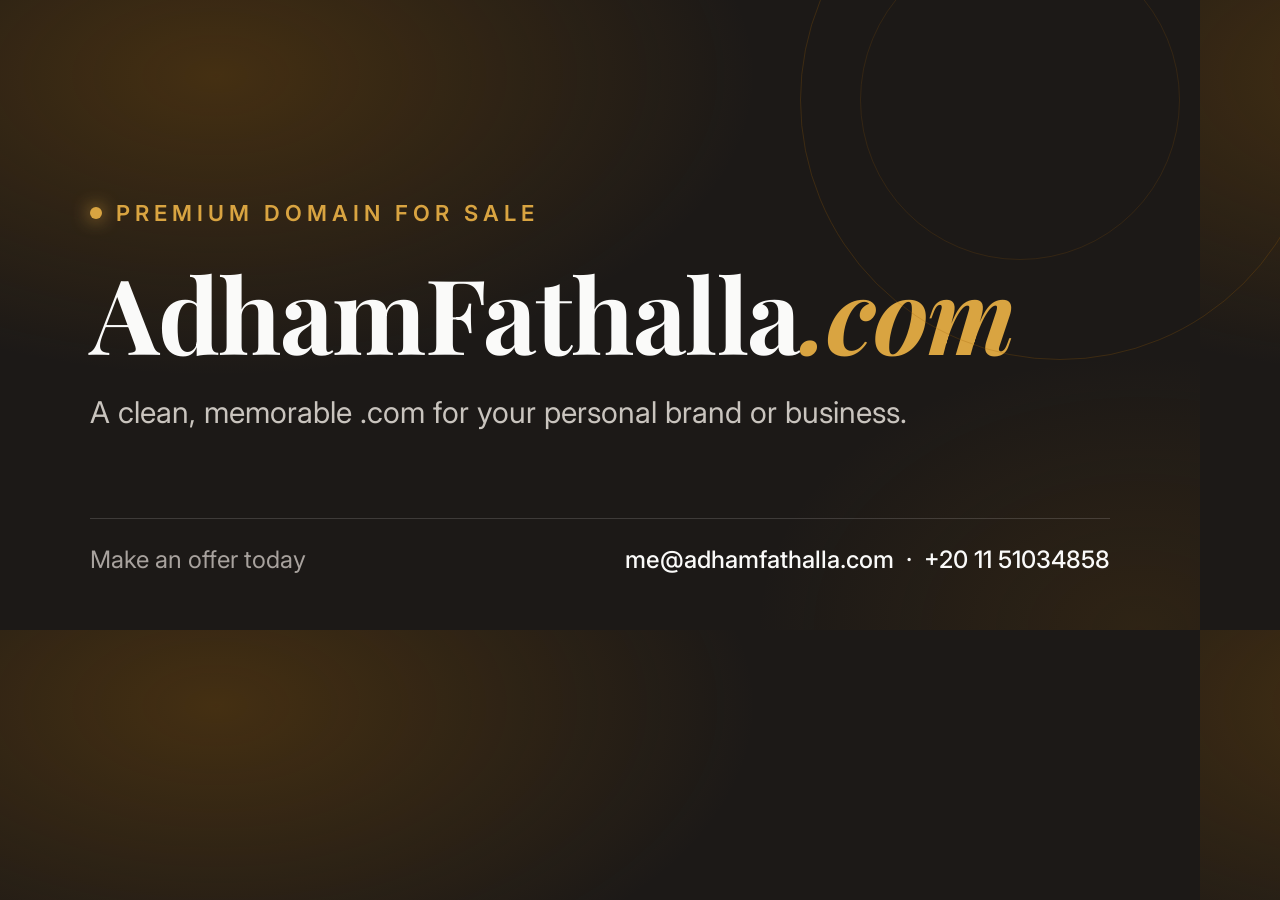
<file: og-image.html>
<!DOCTYPE html>
<html lang="en">
<head>
<meta charset="UTF-8" />
<style>
  @import url('https://fonts.googleapis.com/css2?family=Inter:wght@400;500;600&family=Playfair+Display:wght@600;700&display=swap');
  * { margin: 0; padding: 0; box-sizing: border-box; }
  html, body { width: 1200px; height: 630px; }
  body {
    font-family: "Inter", -apple-system, sans-serif;
    background-color: #1C1917;
    background-image:
      radial-gradient(900px 500px at 18% 12%, rgba(161,98,7,0.30), transparent 60%),
      radial-gradient(700px 500px at 95% 100%, rgba(161,98,7,0.14), transparent 55%);
    color: #FAFAF9;
    display: flex;
    flex-direction: column;
    justify-content: center;
    padding: 0 90px;
    position: relative;
    overflow: hidden;
  }
  .ring {
    position: absolute;
    border: 1px solid rgba(161,98,7,0.25);
    border-radius: 50%;
  }
  .ring.a { width: 520px; height: 520px; top: -160px; right: -120px; }
  .ring.b { width: 320px; height: 320px; top: -60px; right: 20px; border-color: rgba(161,98,7,0.18); }

  .eyebrow {
    display: inline-flex;
    align-items: center;
    gap: 14px;
    font-size: 22px;
    font-weight: 600;
    letter-spacing: 5px;
    text-transform: uppercase;
    color: #D9A441;
    margin-bottom: 34px;
  }
  .eyebrow .dot { width: 12px; height: 12px; border-radius: 50%; background: #D9A441; box-shadow: 0 0 18px #D9A441; }

  .domain {
    font-family: "Playfair Display", Georgia, serif;
    font-weight: 700;
    font-size: 104px;
    line-height: 1.0;
    letter-spacing: -1.5px;
  }
  .domain .tld { color: #D9A441; font-style: italic; }

  .sub {
    margin-top: 30px;
    font-size: 30px;
    font-weight: 400;
    color: #C9C4BE;
    max-width: 820px;
  }

  .footer {
    position: absolute;
    bottom: 56px;
    left: 90px;
    right: 90px;
    display: flex;
    justify-content: space-between;
    align-items: center;
    font-size: 24px;
    color: #A8A29E;
    border-top: 1px solid rgba(214,211,209,0.18);
    padding-top: 26px;
  }
  .footer .contact { color: #FAFAF9; font-weight: 500; }
</style>
</head>
<body>
  <div class="ring a"></div>
  <div class="ring b"></div>

  <div class="eyebrow"><span class="dot"></span> Premium Domain For Sale</div>
  <div class="domain">AdhamFathalla<span class="tld">.com</span></div>
  <div class="sub">A clean, memorable .com for your personal brand or business.</div>

  <div class="footer">
    <span>Make an offer today</span>
    <span class="contact">me@adhamfathalla.com &nbsp;·&nbsp; +20 11 51034858</span>
  </div>
</body>
</html>
</file>
<file: fonts/fonts.css>
/* math */
@font-face {
  font-family: 'Bodoni Moda';
  font-style: italic;
  font-weight: 500;
  font-display: swap;
  src: url(/fonts/bodonimoda-aFTB7PxzY382XsXX63LUYJSPUqb0qojSAq1rZLkfbNwuXgOXEFZ8mYc.woff2) format('woff2');
  unicode-range: U+0302-0303, U+0305, U+0307-0308, U+0310, U+0312, U+0315, U+031A, U+0326-0327, U+032C, U+032F-0330, U+0332-0333, U+0338, U+033A, U+0346, U+034D, U+0391-03A1, U+03A3-03A9, U+03B1-03C9, U+03D1, U+03D5-03D6, U+03F0-03F1, U+03F4-03F5, U+2016-2017, U+2034-2038, U+203C, U+2040, U+2043, U+2047, U+2050, U+2057, U+205F, U+2070-2071, U+2074-208E, U+2090-209C, U+20D0-20DC, U+20E1, U+20E5-20EF, U+2100-2112, U+2114-2115, U+2117-2121, U+2123-214F, U+2190, U+2192, U+2194-21AE, U+21B0-21E5, U+21F1-21F2, U+21F4-2211, U+2213-2214, U+2216-22FF, U+2308-230B, U+2310, U+2319, U+231C-2321, U+2336-237A, U+237C, U+2395, U+239B-23B7, U+23D0, U+23DC-23E1, U+2474-2475, U+25AF, U+25B3, U+25B7, U+25BD, U+25C1, U+25CA, U+25CC, U+25FB, U+266D-266F, U+27C0-27FF, U+2900-2AFF, U+2B0E-2B11, U+2B30-2B4C, U+2BFE, U+3030, U+FF5B, U+FF5D, U+1D400-1D7FF, U+1EE00-1EEFF;
}
/* symbols */
@font-face {
  font-family: 'Bodoni Moda';
  font-style: italic;
  font-weight: 500;
  font-display: swap;
  src: url(/fonts/bodonimoda-aFTB7PxzY382XsXX63LUYJSPUqb0qojSAq1rZLkfbNw8XgOXEFZ8mYc.woff2) format('woff2');
  unicode-range: U+0001-000C, U+000E-001F, U+007F-009F, U+20DD-20E0, U+20E2-20E4, U+2150-218F, U+2190, U+2192, U+2194-2199, U+21AF, U+21E6-21F0, U+21F3, U+2218-2219, U+2299, U+22C4-22C6, U+2300-243F, U+2440-244A, U+2460-24FF, U+25A0-27BF, U+2800-28FF, U+2921-2922, U+2981, U+29BF, U+29EB, U+2B00-2BFF, U+4DC0-4DFF, U+FFF9-FFFB, U+10140-1018E, U+10190-1019C, U+101A0, U+101D0-101FD, U+102E0-102FB, U+10E60-10E7E, U+1D2C0-1D2D3, U+1D2E0-1D37F, U+1F000-1F0FF, U+1F100-1F1AD, U+1F1E6-1F1FF, U+1F30D-1F30F, U+1F315, U+1F31C, U+1F31E, U+1F320-1F32C, U+1F336, U+1F378, U+1F37D, U+1F382, U+1F393-1F39F, U+1F3A7-1F3A8, U+1F3AC-1F3AF, U+1F3C2, U+1F3C4-1F3C6, U+1F3CA-1F3CE, U+1F3D4-1F3E0, U+1F3ED, U+1F3F1-1F3F3, U+1F3F5-1F3F7, U+1F408, U+1F415, U+1F41F, U+1F426, U+1F43F, U+1F441-1F442, U+1F444, U+1F446-1F449, U+1F44C-1F44E, U+1F453, U+1F46A, U+1F47D, U+1F4A3, U+1F4B0, U+1F4B3, U+1F4B9, U+1F4BB, U+1F4BF, U+1F4C8-1F4CB, U+1F4D6, U+1F4DA, U+1F4DF, U+1F4E3-1F4E6, U+1F4EA-1F4ED, U+1F4F7, U+1F4F9-1F4FB, U+1F4FD-1F4FE, U+1F503, U+1F507-1F50B, U+1F50D, U+1F512-1F513, U+1F53E-1F54A, U+1F54F-1F5FA, U+1F610, U+1F650-1F67F, U+1F687, U+1F68D, U+1F691, U+1F694, U+1F698, U+1F6AD, U+1F6B2, U+1F6B9-1F6BA, U+1F6BC, U+1F6C6-1F6CF, U+1F6D3-1F6D7, U+1F6E0-1F6EA, U+1F6F0-1F6F3, U+1F6F7-1F6FC, U+1F700-1F7FF, U+1F800-1F80B, U+1F810-1F847, U+1F850-1F859, U+1F860-1F887, U+1F890-1F8AD, U+1F8B0-1F8BB, U+1F8C0-1F8C1, U+1F900-1F90B, U+1F93B, U+1F946, U+1F984, U+1F996, U+1F9E9, U+1FA00-1FA6F, U+1FA70-1FA7C, U+1FA80-1FA89, U+1FA8F-1FAC6, U+1FACE-1FADC, U+1FADF-1FAE9, U+1FAF0-1FAF8, U+1FB00-1FBFF;
}
/* latin-ext */
@font-face {
  font-family: 'Bodoni Moda';
  font-style: italic;
  font-weight: 500;
  font-display: swap;
  src: url(/fonts/bodonimoda-aFTB7PxzY382XsXX63LUYJSPUqb0qojSAq1rZLkfbNxcXgOXEFZ8mYc.woff2) format('woff2');
  unicode-range: U+0100-02BA, U+02BD-02C5, U+02C7-02CC, U+02CE-02D7, U+02DD-02FF, U+0304, U+0308, U+0329, U+1D00-1DBF, U+1E00-1E9F, U+1EF2-1EFF, U+2020, U+20A0-20AB, U+20AD-20C0, U+2113, U+2C60-2C7F, U+A720-A7FF;
}
/* latin */
@font-face {
  font-family: 'Bodoni Moda';
  font-style: italic;
  font-weight: 500;
  font-display: swap;
  src: url(/fonts/bodonimoda-aFTB7PxzY382XsXX63LUYJSPUqb0qojSAq1rZLkfbNxSXgOXEFZ8.woff2) format('woff2');
  unicode-range: U+0000-00FF, U+0131, U+0152-0153, U+02BB-02BC, U+02C6, U+02DA, U+02DC, U+0304, U+0308, U+0329, U+2000-206F, U+20AC, U+2122, U+2191, U+2193, U+2212, U+2215, U+FEFF, U+FFFD;
}
/* math */
@font-face {
  font-family: 'Bodoni Moda';
  font-style: normal;
  font-weight: 600;
  font-display: swap;
  src: url(/fonts/bodonimoda-aFTH7PxzY382XsXX63LUYL6GYFksw-NIrKp-cv31VOxQVAS1EmZ9.woff2) format('woff2');
  unicode-range: U+0302-0303, U+0305, U+0307-0308, U+0310, U+0312, U+0315, U+031A, U+0326-0327, U+032C, U+032F-0330, U+0332-0333, U+0338, U+033A, U+0346, U+034D, U+0391-03A1, U+03A3-03A9, U+03B1-03C9, U+03D1, U+03D5-03D6, U+03F0-03F1, U+03F4-03F5, U+2016-2017, U+2034-2038, U+203C, U+2040, U+2043, U+2047, U+2050, U+2057, U+205F, U+2070-2071, U+2074-208E, U+2090-209C, U+20D0-20DC, U+20E1, U+20E5-20EF, U+2100-2112, U+2114-2115, U+2117-2121, U+2123-214F, U+2190, U+2192, U+2194-21AE, U+21B0-21E5, U+21F1-21F2, U+21F4-2211, U+2213-2214, U+2216-22FF, U+2308-230B, U+2310, U+2319, U+231C-2321, U+2336-237A, U+237C, U+2395, U+239B-23B7, U+23D0, U+23DC-23E1, U+2474-2475, U+25AF, U+25B3, U+25B7, U+25BD, U+25C1, U+25CA, U+25CC, U+25FB, U+266D-266F, U+27C0-27FF, U+2900-2AFF, U+2B0E-2B11, U+2B30-2B4C, U+2BFE, U+3030, U+FF5B, U+FF5D, U+1D400-1D7FF, U+1EE00-1EEFF;
}
/* symbols */
@font-face {
  font-family: 'Bodoni Moda';
  font-style: normal;
  font-weight: 600;
  font-display: swap;
  src: url(/fonts/bodonimoda-aFTH7PxzY382XsXX63LUYL6GYFksw-NIrKp-cv31RuxQVAS1EmZ9.woff2) format('woff2');
  unicode-range: U+0001-000C, U+000E-001F, U+007F-009F, U+20DD-20E0, U+20E2-20E4, U+2150-218F, U+2190, U+2192, U+2194-2199, U+21AF, U+21E6-21F0, U+21F3, U+2218-2219, U+2299, U+22C4-22C6, U+2300-243F, U+2440-244A, U+2460-24FF, U+25A0-27BF, U+2800-28FF, U+2921-2922, U+2981, U+29BF, U+29EB, U+2B00-2BFF, U+4DC0-4DFF, U+FFF9-FFFB, U+10140-1018E, U+10190-1019C, U+101A0, U+101D0-101FD, U+102E0-102FB, U+10E60-10E7E, U+1D2C0-1D2D3, U+1D2E0-1D37F, U+1F000-1F0FF, U+1F100-1F1AD, U+1F1E6-1F1FF, U+1F30D-1F30F, U+1F315, U+1F31C, U+1F31E, U+1F320-1F32C, U+1F336, U+1F378, U+1F37D, U+1F382, U+1F393-1F39F, U+1F3A7-1F3A8, U+1F3AC-1F3AF, U+1F3C2, U+1F3C4-1F3C6, U+1F3CA-1F3CE, U+1F3D4-1F3E0, U+1F3ED, U+1F3F1-1F3F3, U+1F3F5-1F3F7, U+1F408, U+1F415, U+1F41F, U+1F426, U+1F43F, U+1F441-1F442, U+1F444, U+1F446-1F449, U+1F44C-1F44E, U+1F453, U+1F46A, U+1F47D, U+1F4A3, U+1F4B0, U+1F4B3, U+1F4B9, U+1F4BB, U+1F4BF, U+1F4C8-1F4CB, U+1F4D6, U+1F4DA, U+1F4DF, U+1F4E3-1F4E6, U+1F4EA-1F4ED, U+1F4F7, U+1F4F9-1F4FB, U+1F4FD-1F4FE, U+1F503, U+1F507-1F50B, U+1F50D, U+1F512-1F513, U+1F53E-1F54A, U+1F54F-1F5FA, U+1F610, U+1F650-1F67F, U+1F687, U+1F68D, U+1F691, U+1F694, U+1F698, U+1F6AD, U+1F6B2, U+1F6B9-1F6BA, U+1F6BC, U+1F6C6-1F6CF, U+1F6D3-1F6D7, U+1F6E0-1F6EA, U+1F6F0-1F6F3, U+1F6F7-1F6FC, U+1F700-1F7FF, U+1F800-1F80B, U+1F810-1F847, U+1F850-1F859, U+1F860-1F887, U+1F890-1F8AD, U+1F8B0-1F8BB, U+1F8C0-1F8C1, U+1F900-1F90B, U+1F93B, U+1F946, U+1F984, U+1F996, U+1F9E9, U+1FA00-1FA6F, U+1FA70-1FA7C, U+1FA80-1FA89, U+1FA8F-1FAC6, U+1FACE-1FADC, U+1FADF-1FAE9, U+1FAF0-1FAF8, U+1FB00-1FBFF;
}
/* latin-ext */
@font-face {
  font-family: 'Bodoni Moda';
  font-style: normal;
  font-weight: 600;
  font-display: swap;
  src: url(/fonts/bodonimoda-aFTH7PxzY382XsXX63LUYL6GYFksw-NIrKp-cv31JuxQVAS1EmZ9.woff2) format('woff2');
  unicode-range: U+0100-02BA, U+02BD-02C5, U+02C7-02CC, U+02CE-02D7, U+02DD-02FF, U+0304, U+0308, U+0329, U+1D00-1DBF, U+1E00-1E9F, U+1EF2-1EFF, U+2020, U+20A0-20AB, U+20AD-20C0, U+2113, U+2C60-2C7F, U+A720-A7FF;
}
/* latin */
@font-face {
  font-family: 'Bodoni Moda';
  font-style: normal;
  font-weight: 600;
  font-display: swap;
  src: url(/fonts/bodonimoda-aFTH7PxzY382XsXX63LUYL6GYFksw-NIrKp-cv31KOxQVAS1Eg.woff2) format('woff2');
  unicode-range: U+0000-00FF, U+0131, U+0152-0153, U+02BB-02BC, U+02C6, U+02DA, U+02DC, U+0304, U+0308, U+0329, U+2000-206F, U+20AC, U+2122, U+2191, U+2193, U+2212, U+2215, U+FEFF, U+FFFD;
}
/* cyrillic */
@font-face {
  font-family: 'Jost';
  font-style: normal;
  font-weight: 300;
  font-display: swap;
  src: url(/fonts/jost-92zatBhPNqw73oDd4jQmfxIC7w.woff2) format('woff2');
  unicode-range: U+0301, U+0400-045F, U+0490-0491, U+04B0-04B1, U+2116;
}
/* latin-ext */
@font-face {
  font-family: 'Jost';
  font-style: normal;
  font-weight: 300;
  font-display: swap;
  src: url(/fonts/jost-92zatBhPNqw73ord4jQmfxIC7w.woff2) format('woff2');
  unicode-range: U+0100-02BA, U+02BD-02C5, U+02C7-02CC, U+02CE-02D7, U+02DD-02FF, U+0304, U+0308, U+0329, U+1D00-1DBF, U+1E00-1E9F, U+1EF2-1EFF, U+2020, U+20A0-20AB, U+20AD-20C0, U+2113, U+2C60-2C7F, U+A720-A7FF;
}
/* latin */
@font-face {
  font-family: 'Jost';
  font-style: normal;
  font-weight: 300;
  font-display: swap;
  src: url(/fonts/jost-92zatBhPNqw73oTd4jQmfxI.woff2) format('woff2');
  unicode-range: U+0000-00FF, U+0131, U+0152-0153, U+02BB-02BC, U+02C6, U+02DA, U+02DC, U+0304, U+0308, U+0329, U+2000-206F, U+20AC, U+2122, U+2191, U+2193, U+2212, U+2215, U+FEFF, U+FFFD;
}
/* cyrillic */
@font-face {
  font-family: 'Jost';
  font-style: normal;
  font-weight: 400;
  font-display: swap;
  src: url(/fonts/jost-92zatBhPNqw73oDd4jQmfxIC7w.woff2) format('woff2');
  unicode-range: U+0301, U+0400-045F, U+0490-0491, U+04B0-04B1, U+2116;
}
/* latin-ext */
@font-face {
  font-family: 'Jost';
  font-style: normal;
  font-weight: 400;
  font-display: swap;
  src: url(/fonts/jost-92zatBhPNqw73ord4jQmfxIC7w.woff2) format('woff2');
  unicode-range: U+0100-02BA, U+02BD-02C5, U+02C7-02CC, U+02CE-02D7, U+02DD-02FF, U+0304, U+0308, U+0329, U+1D00-1DBF, U+1E00-1E9F, U+1EF2-1EFF, U+2020, U+20A0-20AB, U+20AD-20C0, U+2113, U+2C60-2C7F, U+A720-A7FF;
}
/* latin */
@font-face {
  font-family: 'Jost';
  font-style: normal;
  font-weight: 400;
  font-display: swap;
  src: url(/fonts/jost-92zatBhPNqw73oTd4jQmfxI.woff2) format('woff2');
  unicode-range: U+0000-00FF, U+0131, U+0152-0153, U+02BB-02BC, U+02C6, U+02DA, U+02DC, U+0304, U+0308, U+0329, U+2000-206F, U+20AC, U+2122, U+2191, U+2193, U+2212, U+2215, U+FEFF, U+FFFD;
}
/* cyrillic */
@font-face {
  font-family: 'Jost';
  font-style: normal;
  font-weight: 500;
  font-display: swap;
  src: url(/fonts/jost-92zatBhPNqw73oDd4jQmfxIC7w.woff2) format('woff2');
  unicode-range: U+0301, U+0400-045F, U+0490-0491, U+04B0-04B1, U+2116;
}
/* latin-ext */
@font-face {
  font-family: 'Jost';
  font-style: normal;
  font-weight: 500;
  font-display: swap;
  src: url(/fonts/jost-92zatBhPNqw73ord4jQmfxIC7w.woff2) format('woff2');
  unicode-range: U+0100-02BA, U+02BD-02C5, U+02C7-02CC, U+02CE-02D7, U+02DD-02FF, U+0304, U+0308, U+0329, U+1D00-1DBF, U+1E00-1E9F, U+1EF2-1EFF, U+2020, U+20A0-20AB, U+20AD-20C0, U+2113, U+2C60-2C7F, U+A720-A7FF;
}
/* latin */
@font-face {
  font-family: 'Jost';
  font-style: normal;
  font-weight: 500;
  font-display: swap;
  src: url(/fonts/jost-92zatBhPNqw73oTd4jQmfxI.woff2) format('woff2');
  unicode-range: U+0000-00FF, U+0131, U+0152-0153, U+02BB-02BC, U+02C6, U+02DA, U+02DC, U+0304, U+0308, U+0329, U+2000-206F, U+20AC, U+2122, U+2191, U+2193, U+2212, U+2215, U+FEFF, U+FFFD;
}
/* cyrillic */
@font-face {
  font-family: 'Jost';
  font-style: normal;
  font-weight: 600;
  font-display: swap;
  src: url(/fonts/jost-92zatBhPNqw73oDd4jQmfxIC7w.woff2) format('woff2');
  unicode-range: U+0301, U+0400-045F, U+0490-0491, U+04B0-04B1, U+2116;
}
/* latin-ext */
@font-face {
  font-family: 'Jost';
  font-style: normal;
  font-weight: 600;
  font-display: swap;
  src: url(/fonts/jost-92zatBhPNqw73ord4jQmfxIC7w.woff2) format('woff2');
  unicode-range: U+0100-02BA, U+02BD-02C5, U+02C7-02CC, U+02CE-02D7, U+02DD-02FF, U+0304, U+0308, U+0329, U+1D00-1DBF, U+1E00-1E9F, U+1EF2-1EFF, U+2020, U+20A0-20AB, U+20AD-20C0, U+2113, U+2C60-2C7F, U+A720-A7FF;
}
/* latin */
@font-face {
  font-family: 'Jost';
  font-style: normal;
  font-weight: 600;
  font-display: swap;
  src: url(/fonts/jost-92zatBhPNqw73oTd4jQmfxI.woff2) format('woff2');
  unicode-range: U+0000-00FF, U+0131, U+0152-0153, U+02BB-02BC, U+02C6, U+02DA, U+02DC, U+0304, U+0308, U+0329, U+2000-206F, U+20AC, U+2122, U+2191, U+2193, U+2212, U+2215, U+FEFF, U+FFFD;
}
/* arabic */
@font-face {
  font-family: 'Tajawal';
  font-style: normal;
  font-weight: 300;
  font-display: swap;
  src: url(/fonts/tajawal-Iurf6YBj_oCad4k1l5qjHrRpiZtK6GwN9w.woff2) format('woff2');
  unicode-range: U+0600-06FF, U+0750-077F, U+0870-088E, U+0890-0891, U+0897-08E1, U+08E3-08FF, U+200C-200E, U+2010-2011, U+204F, U+2E41, U+FB50-FDFF, U+FE70-FE74, U+FE76-FEFC, U+102E0-102FB, U+10E60-10E7E, U+10EC2-10EC4, U+10EFC-10EFF, U+1EE00-1EE03, U+1EE05-1EE1F, U+1EE21-1EE22, U+1EE24, U+1EE27, U+1EE29-1EE32, U+1EE34-1EE37, U+1EE39, U+1EE3B, U+1EE42, U+1EE47, U+1EE49, U+1EE4B, U+1EE4D-1EE4F, U+1EE51-1EE52, U+1EE54, U+1EE57, U+1EE59, U+1EE5B, U+1EE5D, U+1EE5F, U+1EE61-1EE62, U+1EE64, U+1EE67-1EE6A, U+1EE6C-1EE72, U+1EE74-1EE77, U+1EE79-1EE7C, U+1EE7E, U+1EE80-1EE89, U+1EE8B-1EE9B, U+1EEA1-1EEA3, U+1EEA5-1EEA9, U+1EEAB-1EEBB, U+1EEF0-1EEF1;
}
/* latin */
@font-face {
  font-family: 'Tajawal';
  font-style: normal;
  font-weight: 300;
  font-display: swap;
  src: url(/fonts/tajawal-Iurf6YBj_oCad4k1l5qjHrFpiZtK6Gw.woff2) format('woff2');
  unicode-range: U+0000-00FF, U+0131, U+0152-0153, U+02BB-02BC, U+02C6, U+02DA, U+02DC, U+0304, U+0308, U+0329, U+2000-206F, U+20AC, U+2122, U+2191, U+2193, U+2212, U+2215, U+FEFF, U+FFFD;
}
/* arabic */
@font-face {
  font-family: 'Tajawal';
  font-style: normal;
  font-weight: 400;
  font-display: swap;
  src: url(/fonts/tajawal-Iura6YBj_oCad4k1nzSBC5xLhLFw4Q.woff2) format('woff2');
  unicode-range: U+0600-06FF, U+0750-077F, U+0870-088E, U+0890-0891, U+0897-08E1, U+08E3-08FF, U+200C-200E, U+2010-2011, U+204F, U+2E41, U+FB50-FDFF, U+FE70-FE74, U+FE76-FEFC, U+102E0-102FB, U+10E60-10E7E, U+10EC2-10EC4, U+10EFC-10EFF, U+1EE00-1EE03, U+1EE05-1EE1F, U+1EE21-1EE22, U+1EE24, U+1EE27, U+1EE29-1EE32, U+1EE34-1EE37, U+1EE39, U+1EE3B, U+1EE42, U+1EE47, U+1EE49, U+1EE4B, U+1EE4D-1EE4F, U+1EE51-1EE52, U+1EE54, U+1EE57, U+1EE59, U+1EE5B, U+1EE5D, U+1EE5F, U+1EE61-1EE62, U+1EE64, U+1EE67-1EE6A, U+1EE6C-1EE72, U+1EE74-1EE77, U+1EE79-1EE7C, U+1EE7E, U+1EE80-1EE89, U+1EE8B-1EE9B, U+1EEA1-1EEA3, U+1EEA5-1EEA9, U+1EEAB-1EEBB, U+1EEF0-1EEF1;
}
/* latin */
@font-face {
  font-family: 'Tajawal';
  font-style: normal;
  font-weight: 400;
  font-display: swap;
  src: url(/fonts/tajawal-Iura6YBj_oCad4k1nzGBC5xLhLE.woff2) format('woff2');
  unicode-range: U+0000-00FF, U+0131, U+0152-0153, U+02BB-02BC, U+02C6, U+02DA, U+02DC, U+0304, U+0308, U+0329, U+2000-206F, U+20AC, U+2122, U+2191, U+2193, U+2212, U+2215, U+FEFF, U+FFFD;
}
/* arabic */
@font-face {
  font-family: 'Tajawal';
  font-style: normal;
  font-weight: 500;
  font-display: swap;
  src: url(/fonts/tajawal-Iurf6YBj_oCad4k1l8KiHrRpiZtK6GwN9w.woff2) format('woff2');
  unicode-range: U+0600-06FF, U+0750-077F, U+0870-088E, U+0890-0891, U+0897-08E1, U+08E3-08FF, U+200C-200E, U+2010-2011, U+204F, U+2E41, U+FB50-FDFF, U+FE70-FE74, U+FE76-FEFC, U+102E0-102FB, U+10E60-10E7E, U+10EC2-10EC4, U+10EFC-10EFF, U+1EE00-1EE03, U+1EE05-1EE1F, U+1EE21-1EE22, U+1EE24, U+1EE27, U+1EE29-1EE32, U+1EE34-1EE37, U+1EE39, U+1EE3B, U+1EE42, U+1EE47, U+1EE49, U+1EE4B, U+1EE4D-1EE4F, U+1EE51-1EE52, U+1EE54, U+1EE57, U+1EE59, U+1EE5B, U+1EE5D, U+1EE5F, U+1EE61-1EE62, U+1EE64, U+1EE67-1EE6A, U+1EE6C-1EE72, U+1EE74-1EE77, U+1EE79-1EE7C, U+1EE7E, U+1EE80-1EE89, U+1EE8B-1EE9B, U+1EEA1-1EEA3, U+1EEA5-1EEA9, U+1EEAB-1EEBB, U+1EEF0-1EEF1;
}
/* latin */
@font-face {
  font-family: 'Tajawal';
  font-style: normal;
  font-weight: 500;
  font-display: swap;
  src: url(/fonts/tajawal-Iurf6YBj_oCad4k1l8KiHrFpiZtK6Gw.woff2) format('woff2');
  unicode-range: U+0000-00FF, U+0131, U+0152-0153, U+02BB-02BC, U+02C6, U+02DA, U+02DC, U+0304, U+0308, U+0329, U+2000-206F, U+20AC, U+2122, U+2191, U+2193, U+2212, U+2215, U+FEFF, U+FFFD;
}
/* arabic */
@font-face {
  font-family: 'Tajawal';
  font-style: normal;
  font-weight: 700;
  font-display: swap;
  src: url(/fonts/tajawal-Iurf6YBj_oCad4k1l4qkHrRpiZtK6GwN9w.woff2) format('woff2');
  unicode-range: U+0600-06FF, U+0750-077F, U+0870-088E, U+0890-0891, U+0897-08E1, U+08E3-08FF, U+200C-200E, U+2010-2011, U+204F, U+2E41, U+FB50-FDFF, U+FE70-FE74, U+FE76-FEFC, U+102E0-102FB, U+10E60-10E7E, U+10EC2-10EC4, U+10EFC-10EFF, U+1EE00-1EE03, U+1EE05-1EE1F, U+1EE21-1EE22, U+1EE24, U+1EE27, U+1EE29-1EE32, U+1EE34-1EE37, U+1EE39, U+1EE3B, U+1EE42, U+1EE47, U+1EE49, U+1EE4B, U+1EE4D-1EE4F, U+1EE51-1EE52, U+1EE54, U+1EE57, U+1EE59, U+1EE5B, U+1EE5D, U+1EE5F, U+1EE61-1EE62, U+1EE64, U+1EE67-1EE6A, U+1EE6C-1EE72, U+1EE74-1EE77, U+1EE79-1EE7C, U+1EE7E, U+1EE80-1EE89, U+1EE8B-1EE9B, U+1EEA1-1EEA3, U+1EEA5-1EEA9, U+1EEAB-1EEBB, U+1EEF0-1EEF1;
}
/* latin */
@font-face {
  font-family: 'Tajawal';
  font-style: normal;
  font-weight: 700;
  font-display: swap;
  src: url(/fonts/tajawal-Iurf6YBj_oCad4k1l4qkHrFpiZtK6Gw.woff2) format('woff2');
  unicode-range: U+0000-00FF, U+0131, U+0152-0153, U+02BB-02BC, U+02C6, U+02DA, U+02DC, U+0304, U+0308, U+0329, U+2000-206F, U+20AC, U+2122, U+2191, U+2193, U+2212, U+2215, U+FEFF, U+FFFD;
}
</file>
